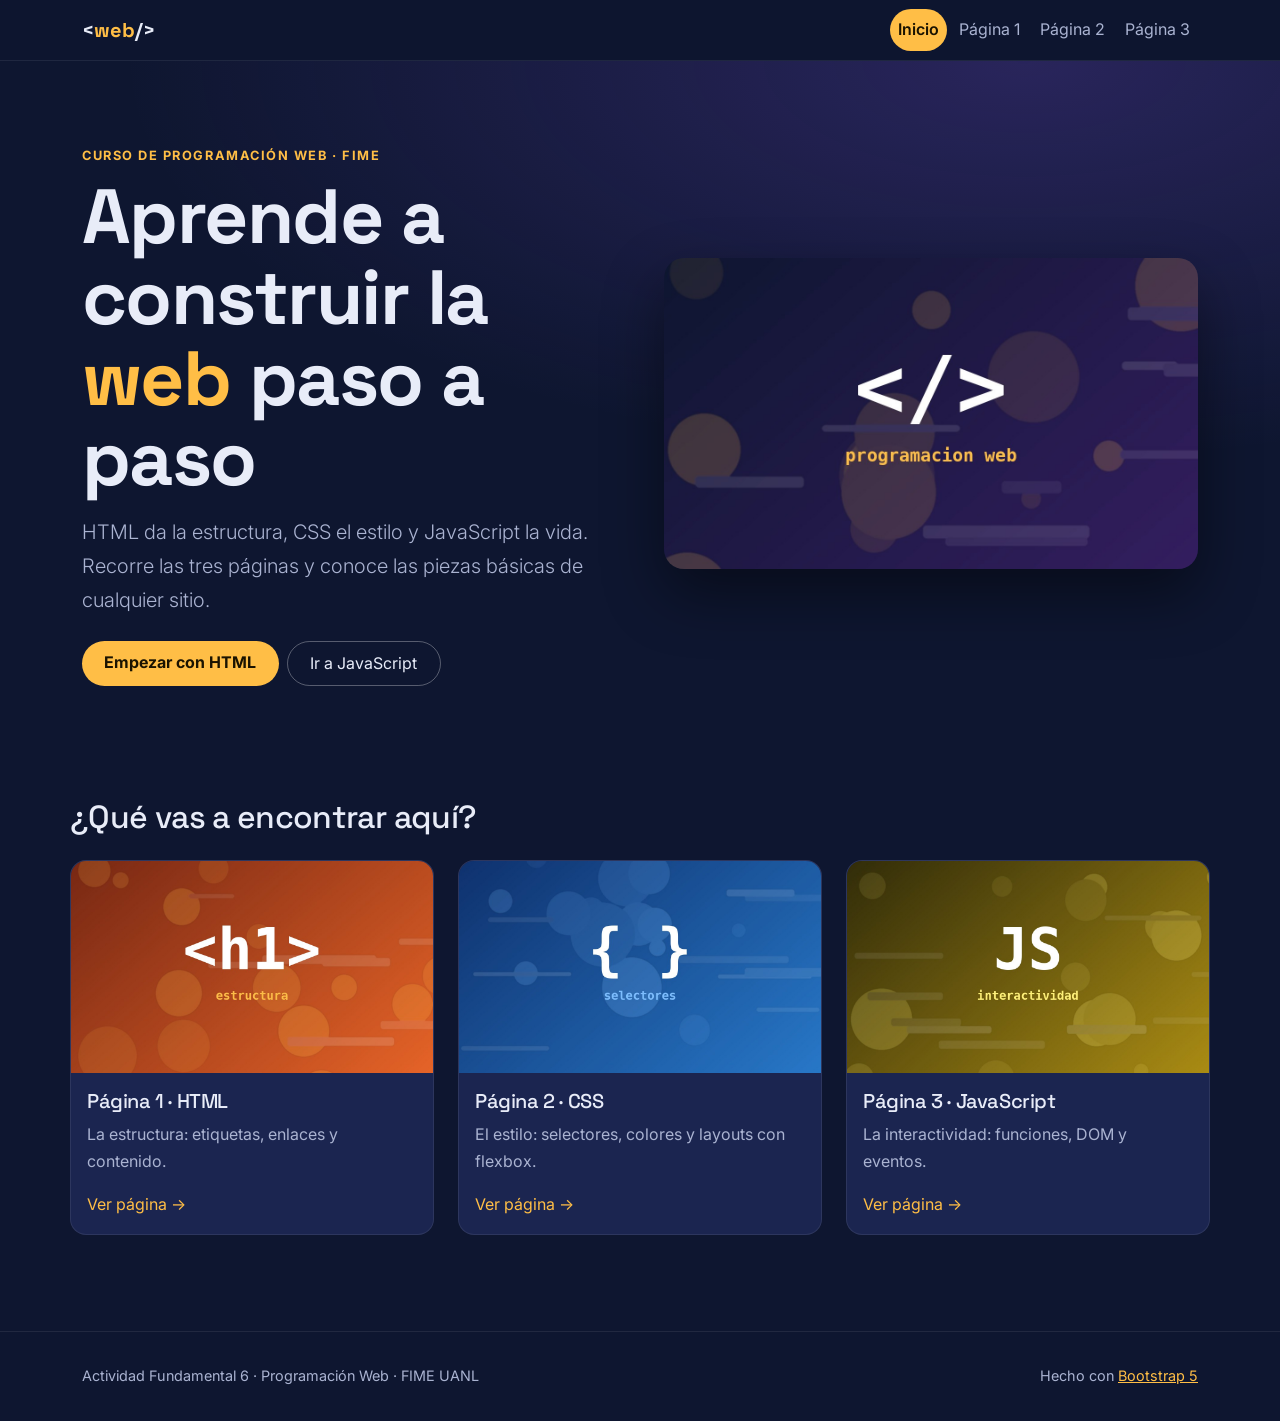
<file: index.html>
<!DOCTYPE html>
<html lang="es">
<head>
  <meta charset="UTF-8">
  <meta name="viewport" content="width=device-width, initial-scale=1">
  <title>Inicio | Programación Web</title>
  <link href="https://cdn.jsdelivr.net/npm/bootstrap@5.3.3/dist/css/bootstrap.min.css" rel="stylesheet">
  <link rel="preconnect" href="https://fonts.googleapis.com">
  <link href="https://fonts.googleapis.com/css2?family=Inter:wght@400;600&family=Space+Grotesk:wght@500;700&display=swap" rel="stylesheet">
  <link href="css/estilos.css" rel="stylesheet">
</head>
<body>

  <nav class="navbar navbar-expand-md sticky-top">
    <div class="container">
      <a class="navbar-brand" href="index.html">&lt;<span>web</span>/&gt;</a>
      <button class="navbar-toggler border-0" type="button" data-bs-toggle="collapse" data-bs-target="#menu" aria-controls="menu" aria-expanded="false" aria-label="Abrir menú">
        <span class="navbar-toggler-icon" style="filter: invert(1);"></span>
      </button>
      <div class="collapse navbar-collapse" id="menu">
        <ul class="navbar-nav ms-auto">
          <li class="nav-item"><a class="nav-link active" aria-current="page" href="index.html">Inicio</a></li>
          <li class="nav-item"><a class="nav-link" href="pagina1.html">Página 1</a></li>
          <li class="nav-item"><a class="nav-link" href="pagina2.html">Página 2</a></li>
          <li class="nav-item"><a class="nav-link" href="pagina3.html">Página 3</a></li>
        </ul>
      </div>
    </div>
  </nav>

  <header class="hero">
    <div class="container">
      <div class="row align-items-center g-5">
        <div class="col-lg-6">
          <span class="etiqueta">Curso de Programación Web · FIME</span>
          <h1 class="titulo-grande">Aprende a construir la <em>web</em> paso a paso</h1>
          <p class="lead mt-3">HTML da la estructura, CSS el estilo y JavaScript la vida. Recorre las tres páginas y conoce las piezas básicas de cualquier sitio.</p>
          <div class="d-flex flex-wrap gap-2 mt-4">
            <a href="pagina1.html" class="btn btn-acento">Empezar con HTML</a>
            <a href="pagina3.html" class="btn btn-contorno">Ir a JavaScript</a>
          </div>
        </div>
        <div class="col-lg-6">
          <img src="img/hero.jpg" class="img-fluid w-100" alt="Ilustración con el símbolo de código </>">
        </div>
      </div>
    </div>
  </header>

  <main class="container seccion">
    <h2 class="mb-4">¿Qué vas a encontrar aquí?</h2>
    <div class="row g-4">
      <div class="col-md-4">
        <div class="card h-100">
          <img src="img/html-1.jpg" class="card-img-top" alt="Etiqueta h1 de HTML">
          <div class="card-body">
            <h3 class="h5 card-title">Página 1 · HTML</h3>
            <p class="card-text">La estructura: etiquetas, enlaces y contenido.</p>
            <a href="pagina1.html" class="stretched-link text-decoration-none" style="color: var(--acento)">Ver página →</a>
          </div>
        </div>
      </div>
      <div class="col-md-4">
        <div class="card h-100">
          <img src="img/css-1.jpg" class="card-img-top" alt="Llaves de CSS">
          <div class="card-body">
            <h3 class="h5 card-title">Página 2 · CSS</h3>
            <p class="card-text">El estilo: selectores, colores y layouts con flexbox.</p>
            <a href="pagina2.html" class="stretched-link text-decoration-none" style="color: var(--acento)">Ver página →</a>
          </div>
        </div>
      </div>
      <div class="col-md-4">
        <div class="card h-100">
          <img src="img/js-1.jpg" class="card-img-top" alt="Letras JS">
          <div class="card-body">
            <h3 class="h5 card-title">Página 3 · JavaScript</h3>
            <p class="card-text">La interactividad: funciones, DOM y eventos.</p>
            <a href="pagina3.html" class="stretched-link text-decoration-none" style="color: var(--acento)">Ver página →</a>
          </div>
        </div>
      </div>
    </div>
  </main>

  <footer>
    <div class="container d-flex flex-wrap justify-content-between gap-2">
      <span>Actividad Fundamental 6 · Programación Web · FIME UANL</span>
      <span>Hecho con <a href="https://getbootstrap.com/" target="_blank" rel="noopener">Bootstrap 5</a></span>
    </div>
  </footer>

  <script src="https://cdn.jsdelivr.net/npm/bootstrap@5.3.3/dist/js/bootstrap.bundle.min.js"></script>
</body>
</html>
</file>
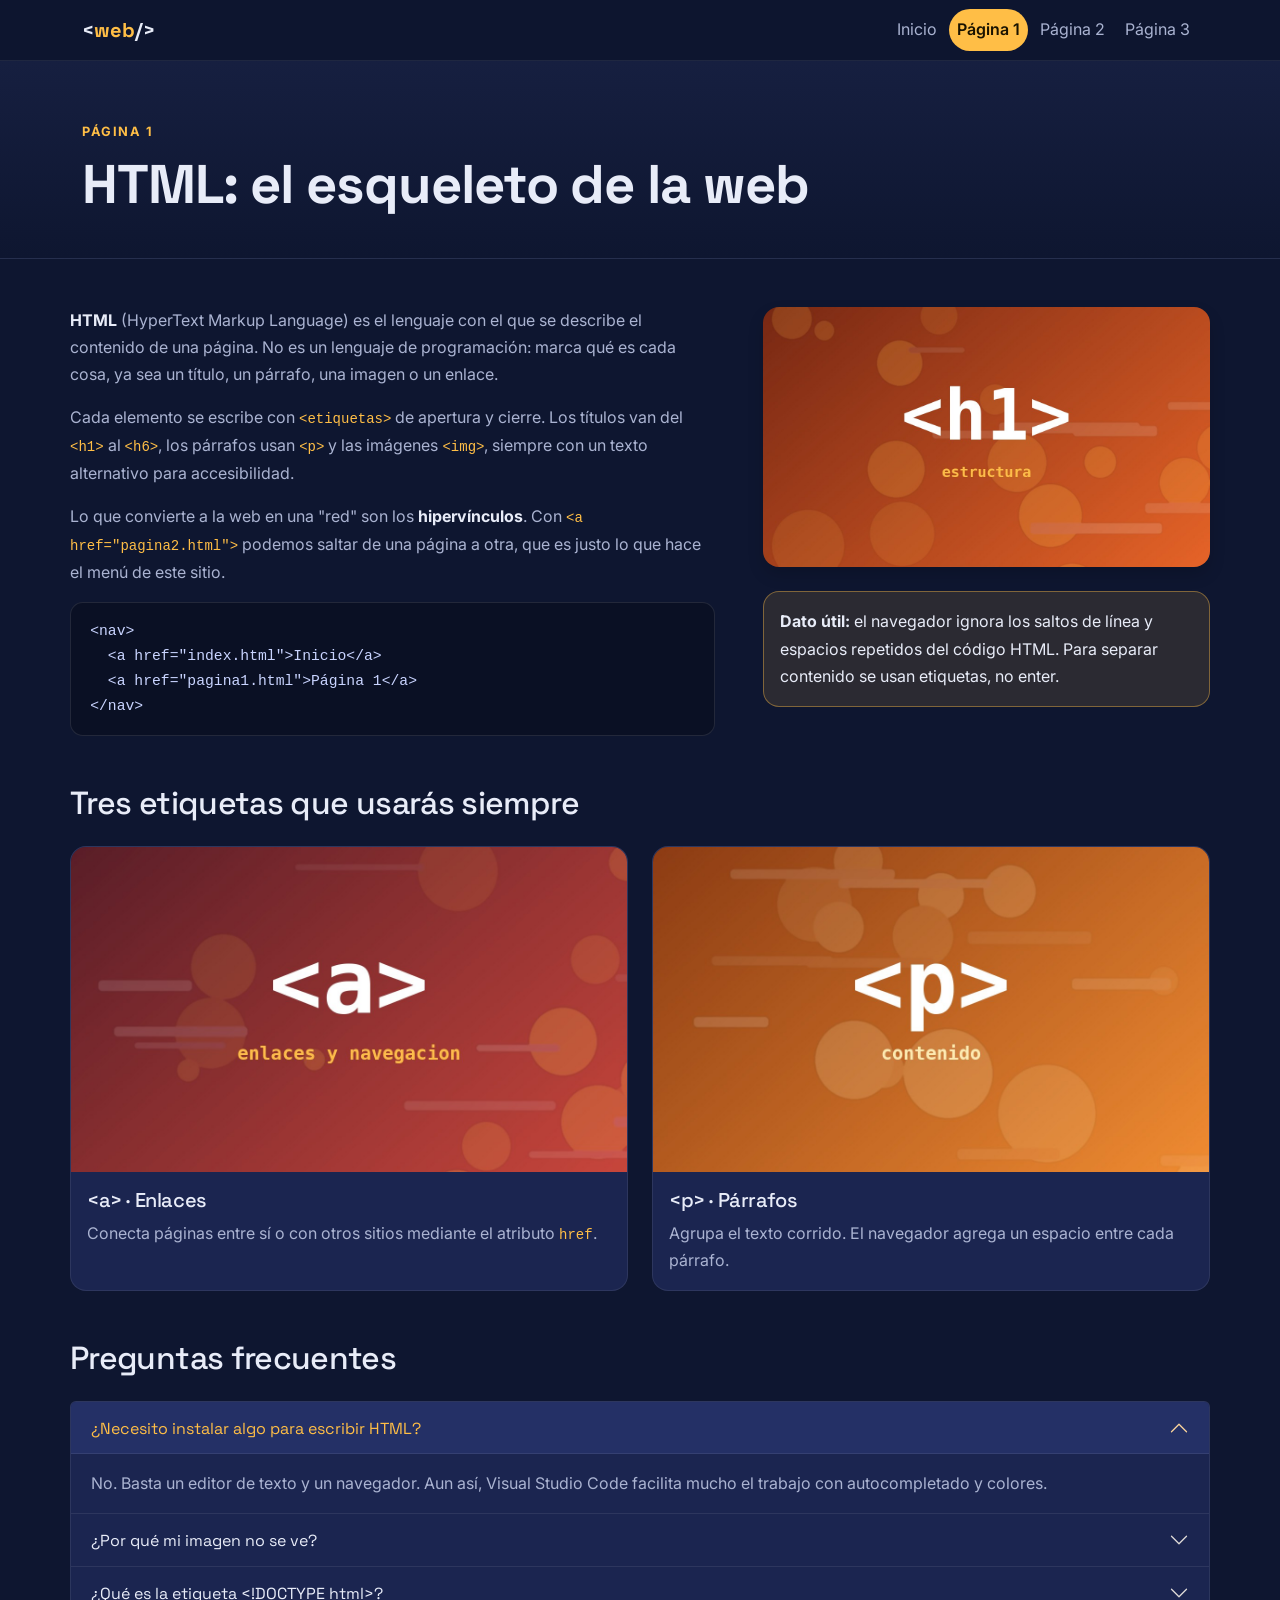
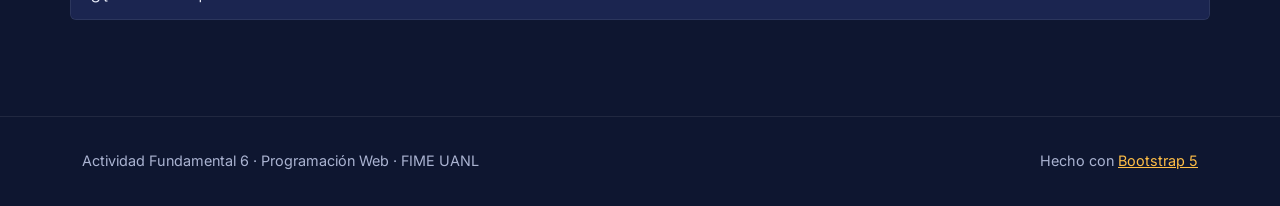
<file: pagina1.html>
<!DOCTYPE html>
<html lang="es">
<head>
  <meta charset="UTF-8">
  <meta name="viewport" content="width=device-width, initial-scale=1">
  <title>Página 1 · HTML | Programación Web</title>
  <link href="https://cdn.jsdelivr.net/npm/bootstrap@5.3.3/dist/css/bootstrap.min.css" rel="stylesheet">
  <link rel="preconnect" href="https://fonts.googleapis.com">
  <link href="https://fonts.googleapis.com/css2?family=Inter:wght@400;600&family=Space+Grotesk:wght@500;700&display=swap" rel="stylesheet">
  <link href="css/estilos.css" rel="stylesheet">
</head>
<body>

  <nav class="navbar navbar-expand-md sticky-top">
    <div class="container">
      <a class="navbar-brand" href="index.html">&lt;<span>web</span>/&gt;</a>
      <button class="navbar-toggler border-0" type="button" data-bs-toggle="collapse" data-bs-target="#menu" aria-controls="menu" aria-expanded="false" aria-label="Abrir menú">
        <span class="navbar-toggler-icon" style="filter: invert(1);"></span>
      </button>
      <div class="collapse navbar-collapse" id="menu">
        <ul class="navbar-nav ms-auto">
          <li class="nav-item"><a class="nav-link" href="index.html">Inicio</a></li>
          <li class="nav-item"><a class="nav-link active" aria-current="page" href="pagina1.html">Página 1</a></li>
          <li class="nav-item"><a class="nav-link" href="pagina2.html">Página 2</a></li>
          <li class="nav-item"><a class="nav-link" href="pagina3.html">Página 3</a></li>
        </ul>
      </div>
    </div>
  </nav>

  <header class="encabezado-pagina">
    <div class="container">
      <span class="etiqueta">Página 1</span>
      <h1>HTML: el esqueleto de la web</h1>
    </div>
  </header>

  <main class="container seccion">
    <div class="row g-5 align-items-start">
      <div class="col-lg-7">
        <p><strong>HTML</strong> (HyperText Markup Language) es el lenguaje con el que se describe el contenido de una página. No es un lenguaje de programación: marca qué es cada cosa, ya sea un título, un párrafo, una imagen o un enlace.</p>
        <p>Cada elemento se escribe con <code>&lt;etiquetas&gt;</code> de apertura y cierre. Los títulos van del <code>&lt;h1&gt;</code> al <code>&lt;h6&gt;</code>, los párrafos usan <code>&lt;p&gt;</code> y las imágenes <code>&lt;img&gt;</code>, siempre con un texto alternativo para accesibilidad.</p>
        <p>Lo que convierte a la web en una "red" son los <strong>hipervínculos</strong>. Con <code>&lt;a href="pagina2.html"&gt;</code> podemos saltar de una página a otra, que es justo lo que hace el menú de este sitio.</p>
        <pre class="codigo mb-0"><code>&lt;nav&gt;
  &lt;a href="index.html"&gt;Inicio&lt;/a&gt;
  &lt;a href="pagina1.html"&gt;Página 1&lt;/a&gt;
&lt;/nav&gt;</code></pre>
      </div>
      <div class="col-lg-5">
        <img src="img/html-1.jpg" class="img-fluid rounded-4 shadow mb-4" alt="Etiqueta h1 sobre fondo naranja">
        <div class="alert alert-personal p-3" role="alert">
          <strong>Dato útil:</strong> el navegador ignora los saltos de línea y espacios repetidos del código HTML. Para separar contenido se usan etiquetas, no enter.
        </div>
      </div>
    </div>
  </main>

  <section class="container seccion pt-0">
    <h2 class="mb-4">Tres etiquetas que usarás siempre</h2>
    <div class="row g-4">
      <div class="col-md-6">
        <div class="card h-100">
          <img src="img/html-2.jpg" class="card-img-top" alt="Etiqueta a para enlaces">
          <div class="card-body">
            <h3 class="h5 card-title">&lt;a&gt; · Enlaces</h3>
            <p class="card-text">Conecta páginas entre sí o con otros sitios mediante el atributo <code>href</code>.</p>
          </div>
        </div>
      </div>
      <div class="col-md-6">
        <div class="card h-100">
          <img src="img/html-3.jpg" class="card-img-top" alt="Etiqueta p para párrafos">
          <div class="card-body">
            <h3 class="h5 card-title">&lt;p&gt; · Párrafos</h3>
            <p class="card-text">Agrupa el texto corrido. El navegador agrega un espacio entre cada párrafo.</p>
          </div>
        </div>
      </div>
    </div>
  </section>

  <section class="container seccion pt-0">
    <h2 class="mb-4">Preguntas frecuentes</h2>
    <div class="accordion" id="faqHtml">
      <div class="accordion-item">
        <h3 class="accordion-header">
          <button class="accordion-button" type="button" data-bs-toggle="collapse" data-bs-target="#faq1" aria-expanded="true" aria-controls="faq1">¿Necesito instalar algo para escribir HTML?</button>
        </h3>
        <div id="faq1" class="accordion-collapse collapse show" data-bs-parent="#faqHtml">
          <div class="accordion-body">No. Basta un editor de texto y un navegador. Aun así, Visual Studio Code facilita mucho el trabajo con autocompletado y colores.</div>
        </div>
      </div>
      <div class="accordion-item">
        <h3 class="accordion-header">
          <button class="accordion-button collapsed" type="button" data-bs-toggle="collapse" data-bs-target="#faq2" aria-expanded="false" aria-controls="faq2">¿Por qué mi imagen no se ve?</button>
        </h3>
        <div id="faq2" class="accordion-collapse collapse" data-bs-parent="#faqHtml">
          <div class="accordion-body">Casi siempre es la ruta del archivo en <code>src</code>. Revisa que la carpeta y el nombre coincidan exactamente, incluidas mayúsculas y la extensión.</div>
        </div>
      </div>
      <div class="accordion-item">
        <h3 class="accordion-header">
          <button class="accordion-button collapsed" type="button" data-bs-toggle="collapse" data-bs-target="#faq3" aria-expanded="false" aria-controls="faq3">¿Qué es la etiqueta &lt;!DOCTYPE html&gt;?</button>
        </h3>
        <div id="faq3" class="accordion-collapse collapse" data-bs-parent="#faqHtml">
          <div class="accordion-body">Le indica al navegador que el documento usa HTML5, para que interprete la página en modo estándar y no en modo de compatibilidad antiguo.</div>
        </div>
      </div>
    </div>
  </section>

  <footer>
    <div class="container d-flex flex-wrap justify-content-between gap-2">
      <span>Actividad Fundamental 6 · Programación Web · FIME UANL</span>
      <span>Hecho con <a href="https://getbootstrap.com/" target="_blank" rel="noopener">Bootstrap 5</a></span>
    </div>
  </footer>

  <script src="https://cdn.jsdelivr.net/npm/bootstrap@5.3.3/dist/js/bootstrap.bundle.min.js"></script>
</body>
</html>
</file>
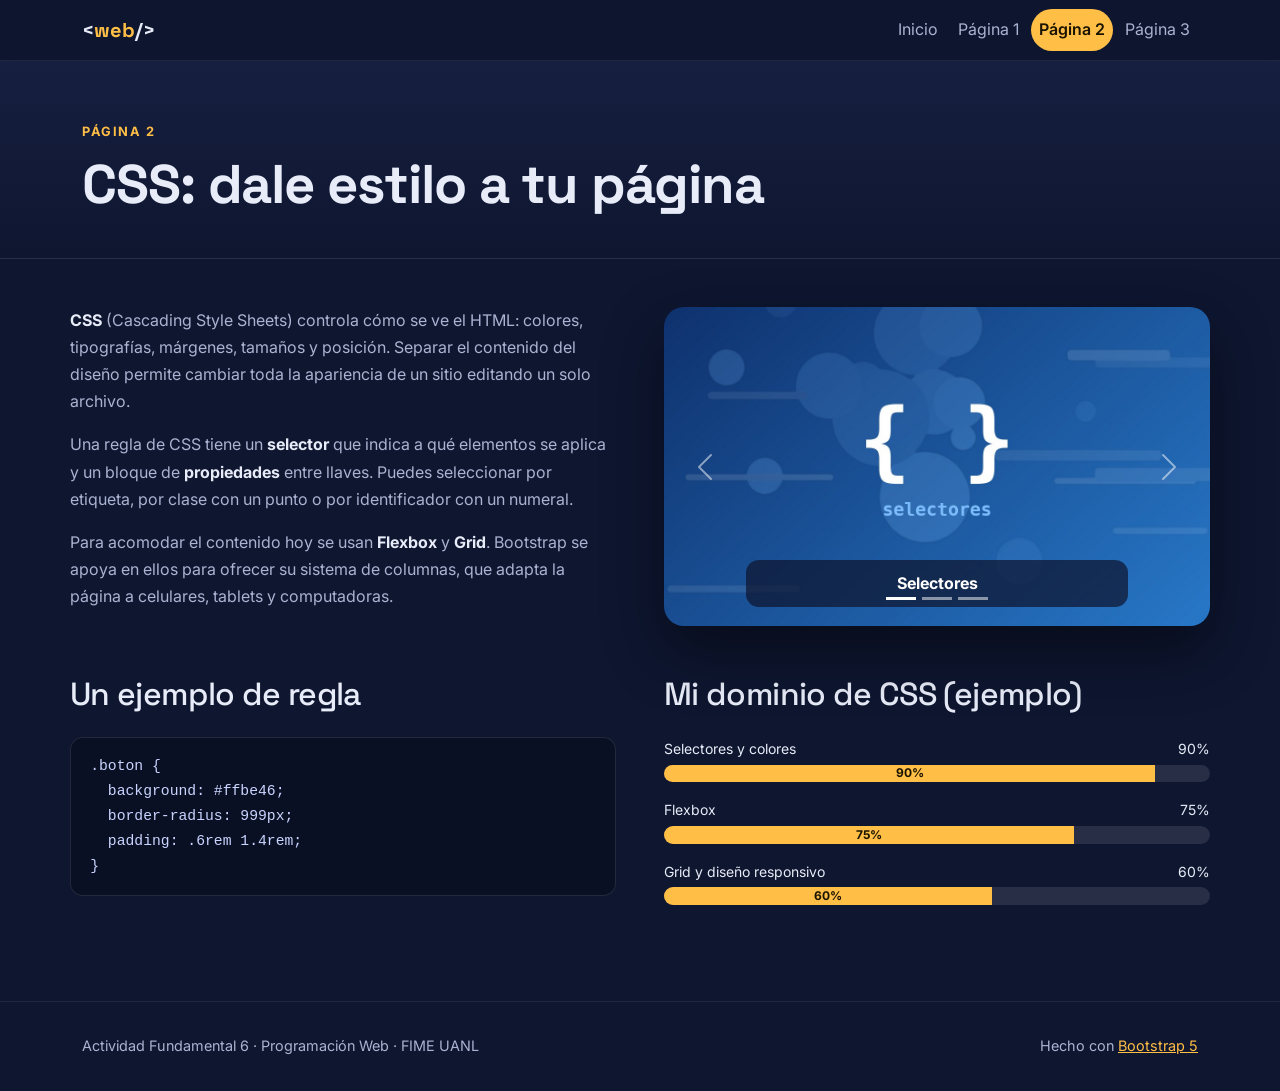
<file: pagina2.html>
<!DOCTYPE html>
<html lang="es">
<head>
  <meta charset="UTF-8">
  <meta name="viewport" content="width=device-width, initial-scale=1">
  <title>Página 2 · CSS | Programación Web</title>
  <link href="https://cdn.jsdelivr.net/npm/bootstrap@5.3.3/dist/css/bootstrap.min.css" rel="stylesheet">
  <link rel="preconnect" href="https://fonts.googleapis.com">
  <link href="https://fonts.googleapis.com/css2?family=Inter:wght@400;600&family=Space+Grotesk:wght@500;700&display=swap" rel="stylesheet">
  <link href="css/estilos.css" rel="stylesheet">
</head>
<body>

  <nav class="navbar navbar-expand-md sticky-top">
    <div class="container">
      <a class="navbar-brand" href="index.html">&lt;<span>web</span>/&gt;</a>
      <button class="navbar-toggler border-0" type="button" data-bs-toggle="collapse" data-bs-target="#menu" aria-controls="menu" aria-expanded="false" aria-label="Abrir menú">
        <span class="navbar-toggler-icon" style="filter: invert(1);"></span>
      </button>
      <div class="collapse navbar-collapse" id="menu">
        <ul class="navbar-nav ms-auto">
          <li class="nav-item"><a class="nav-link" href="index.html">Inicio</a></li>
          <li class="nav-item"><a class="nav-link" href="pagina1.html">Página 1</a></li>
          <li class="nav-item"><a class="nav-link active" aria-current="page" href="pagina2.html">Página 2</a></li>
          <li class="nav-item"><a class="nav-link" href="pagina3.html">Página 3</a></li>
        </ul>
      </div>
    </div>
  </nav>

  <header class="encabezado-pagina">
    <div class="container">
      <span class="etiqueta">Página 2</span>
      <h1>CSS: dale estilo a tu página</h1>
    </div>
  </header>

  <main class="container seccion">
    <div class="row g-5 align-items-center">
      <div class="col-lg-6">
        <p><strong>CSS</strong> (Cascading Style Sheets) controla cómo se ve el HTML: colores, tipografías, márgenes, tamaños y posición. Separar el contenido del diseño permite cambiar toda la apariencia de un sitio editando un solo archivo.</p>
        <p>Una regla de CSS tiene un <strong>selector</strong> que indica a qué elementos se aplica y un bloque de <strong>propiedades</strong> entre llaves. Puedes seleccionar por etiqueta, por clase con un punto o por identificador con un numeral.</p>
        <p>Para acomodar el contenido hoy se usan <strong>Flexbox</strong> y <strong>Grid</strong>. Bootstrap se apoya en ellos para ofrecer su sistema de columnas, que adapta la página a celulares, tablets y computadoras.</p>
      </div>
      <div class="col-lg-6">
        <div id="carruselCss" class="carousel slide" data-bs-ride="carousel">
          <div class="carousel-indicators">
            <button type="button" data-bs-target="#carruselCss" data-bs-slide-to="0" class="active" aria-current="true" aria-label="Diapositiva 1"></button>
            <button type="button" data-bs-target="#carruselCss" data-bs-slide-to="1" aria-label="Diapositiva 2"></button>
            <button type="button" data-bs-target="#carruselCss" data-bs-slide-to="2" aria-label="Diapositiva 3"></button>
          </div>
          <div class="carousel-inner">
            <div class="carousel-item active">
              <img src="img/css-1.jpg" class="d-block w-100" alt="Llaves de CSS">
              <div class="carousel-caption"><strong>Selectores</strong></div>
            </div>
            <div class="carousel-item">
              <img src="img/css-2.jpg" class="d-block w-100" alt="Identificador css">
              <div class="carousel-caption"><strong>Estilos</strong></div>
            </div>
            <div class="carousel-item">
              <img src="img/css-3.jpg" class="d-block w-100" alt="Palabra flex">
              <div class="carousel-caption"><strong>Layouts con flex</strong></div>
            </div>
          </div>
          <button class="carousel-control-prev" type="button" data-bs-target="#carruselCss" data-bs-slide="prev">
            <span class="carousel-control-prev-icon" aria-hidden="true"></span><span class="visually-hidden">Anterior</span>
          </button>
          <button class="carousel-control-next" type="button" data-bs-target="#carruselCss" data-bs-slide="next">
            <span class="carousel-control-next-icon" aria-hidden="true"></span><span class="visually-hidden">Siguiente</span>
          </button>
        </div>
      </div>
    </div>
  </main>

  <section class="container seccion pt-0">
    <div class="row g-5">
      <div class="col-lg-6">
        <h2 class="mb-4">Un ejemplo de regla</h2>
        <pre class="codigo mb-0"><code>.boton {
  background: #ffbe46;
  border-radius: 999px;
  padding: .6rem 1.4rem;
}</code></pre>
      </div>
      <div class="col-lg-6">
        <h2 class="mb-4">Mi dominio de CSS (ejemplo)</h2>
        <div class="mb-3">
          <div class="d-flex justify-content-between small mb-1"><span>Selectores y colores</span><span>90%</span></div>
          <div class="progress" role="progressbar" aria-label="Selectores" aria-valuenow="90" aria-valuemin="0" aria-valuemax="100"><div class="progress-bar" style="width: 90%">90%</div></div>
        </div>
        <div class="mb-3">
          <div class="d-flex justify-content-between small mb-1"><span>Flexbox</span><span>75%</span></div>
          <div class="progress" role="progressbar" aria-label="Flexbox" aria-valuenow="75" aria-valuemin="0" aria-valuemax="100"><div class="progress-bar" style="width: 75%">75%</div></div>
        </div>
        <div>
          <div class="d-flex justify-content-between small mb-1"><span>Grid y diseño responsivo</span><span>60%</span></div>
          <div class="progress" role="progressbar" aria-label="Grid" aria-valuenow="60" aria-valuemin="0" aria-valuemax="100"><div class="progress-bar" style="width: 60%">60%</div></div>
        </div>
      </div>
    </div>
  </section>

  <footer>
    <div class="container d-flex flex-wrap justify-content-between gap-2">
      <span>Actividad Fundamental 6 · Programación Web · FIME UANL</span>
      <span>Hecho con <a href="https://getbootstrap.com/" target="_blank" rel="noopener">Bootstrap 5</a></span>
    </div>
  </footer>

  <script src="https://cdn.jsdelivr.net/npm/bootstrap@5.3.3/dist/js/bootstrap.bundle.min.js"></script>
</body>
</html>
</file>
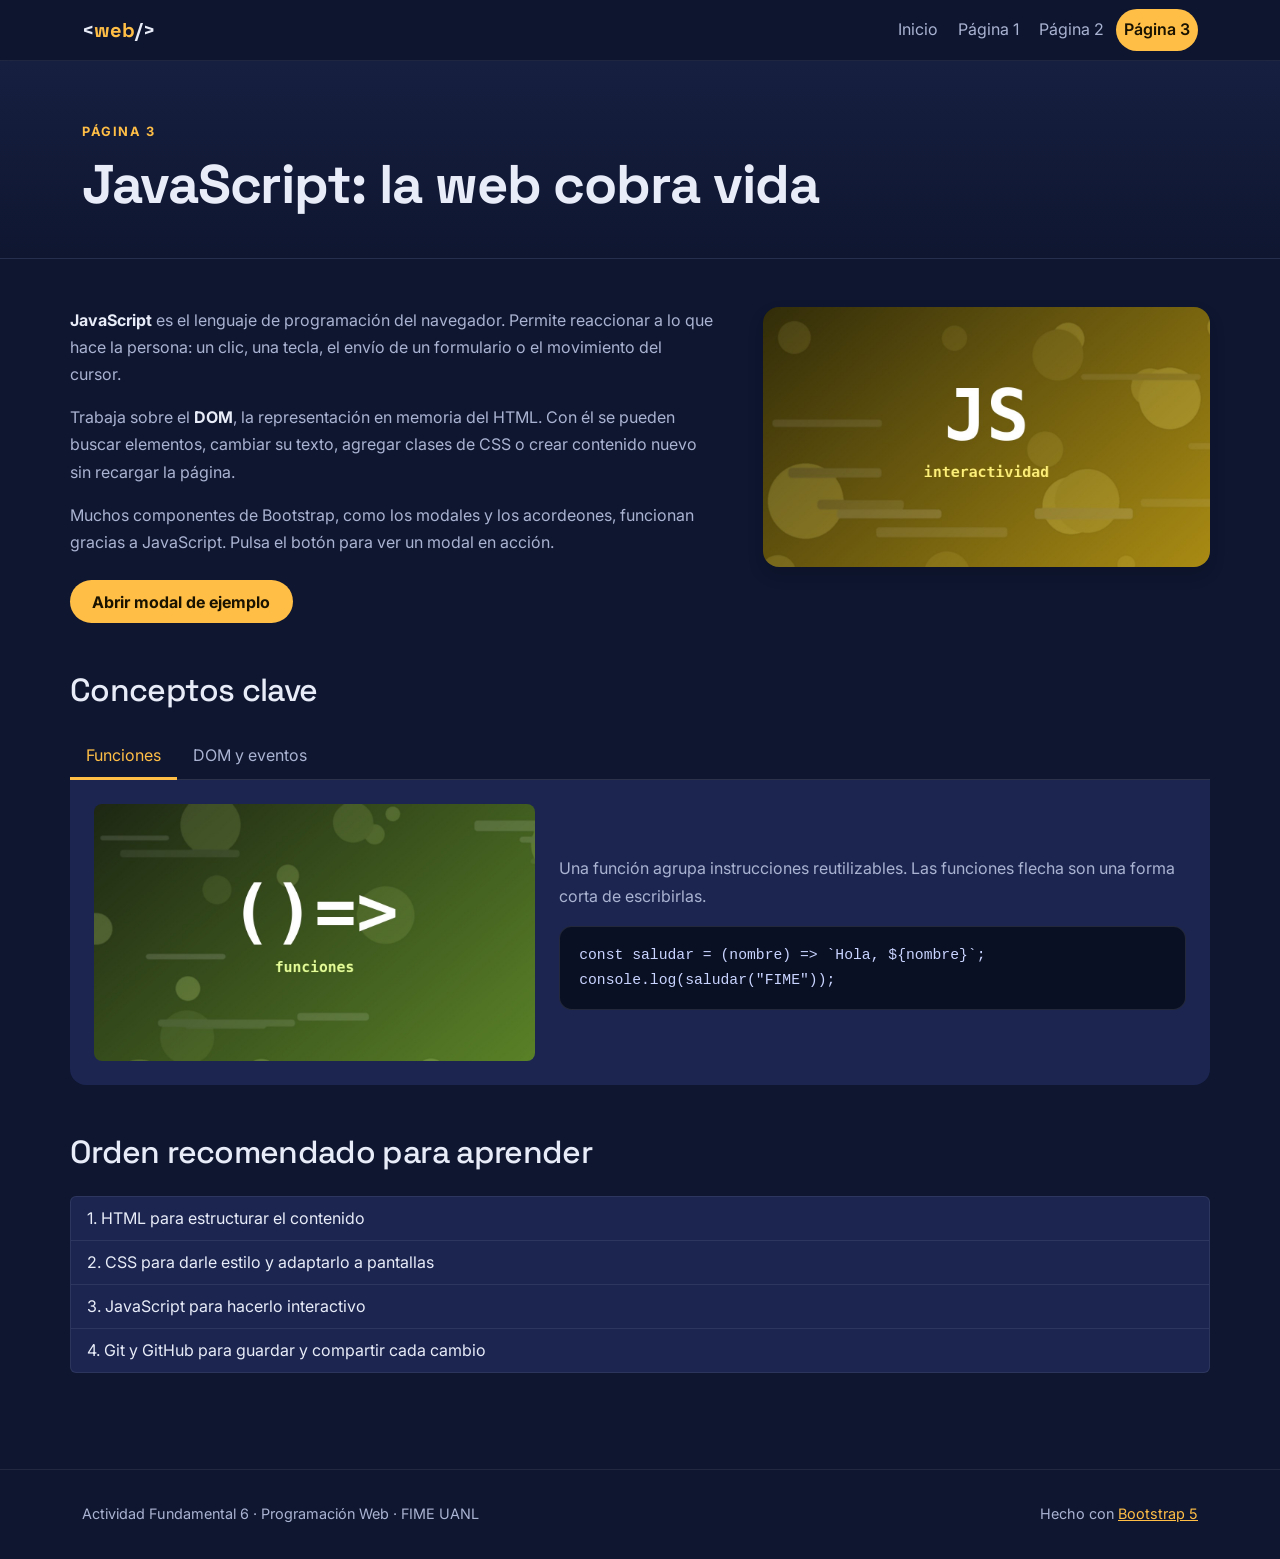
<file: pagina3.html>
<!DOCTYPE html>
<html lang="es">
<head>
  <meta charset="UTF-8">
  <meta name="viewport" content="width=device-width, initial-scale=1">
  <title>Página 3 · JavaScript | Programación Web</title>
  <link href="https://cdn.jsdelivr.net/npm/bootstrap@5.3.3/dist/css/bootstrap.min.css" rel="stylesheet">
  <link rel="preconnect" href="https://fonts.googleapis.com">
  <link href="https://fonts.googleapis.com/css2?family=Inter:wght@400;600&family=Space+Grotesk:wght@500;700&display=swap" rel="stylesheet">
  <link href="css/estilos.css" rel="stylesheet">
</head>
<body>

  <nav class="navbar navbar-expand-md sticky-top">
    <div class="container">
      <a class="navbar-brand" href="index.html">&lt;<span>web</span>/&gt;</a>
      <button class="navbar-toggler border-0" type="button" data-bs-toggle="collapse" data-bs-target="#menu" aria-controls="menu" aria-expanded="false" aria-label="Abrir menú">
        <span class="navbar-toggler-icon" style="filter: invert(1);"></span>
      </button>
      <div class="collapse navbar-collapse" id="menu">
        <ul class="navbar-nav ms-auto">
          <li class="nav-item"><a class="nav-link" href="index.html">Inicio</a></li>
          <li class="nav-item"><a class="nav-link" href="pagina1.html">Página 1</a></li>
          <li class="nav-item"><a class="nav-link" href="pagina2.html">Página 2</a></li>
          <li class="nav-item"><a class="nav-link active" aria-current="page" href="pagina3.html">Página 3</a></li>
        </ul>
      </div>
    </div>
  </nav>

  <header class="encabezado-pagina">
    <div class="container">
      <span class="etiqueta">Página 3</span>
      <h1>JavaScript: la web cobra vida</h1>
    </div>
  </header>

  <main class="container seccion">
    <div class="row g-5 align-items-start">
      <div class="col-lg-7">
        <p><strong>JavaScript</strong> es el lenguaje de programación del navegador. Permite reaccionar a lo que hace la persona: un clic, una tecla, el envío de un formulario o el movimiento del cursor.</p>
        <p>Trabaja sobre el <strong>DOM</strong>, la representación en memoria del HTML. Con él se pueden buscar elementos, cambiar su texto, agregar clases de CSS o crear contenido nuevo sin recargar la página.</p>
        <p>Muchos componentes de Bootstrap, como los modales y los acordeones, funcionan gracias a JavaScript. Pulsa el botón para ver un modal en acción.</p>
        <button type="button" class="btn btn-acento mt-2" data-bs-toggle="modal" data-bs-target="#modalJs">Abrir modal de ejemplo</button>
      </div>
      <div class="col-lg-5">
        <img src="img/js-1.jpg" class="img-fluid rounded-4 shadow" alt="Letras JS sobre fondo amarillo">
      </div>
    </div>
  </main>

  <section class="container seccion pt-0">
    <h2 class="mb-4">Conceptos clave</h2>
    <ul class="nav nav-tabs" id="pestanasJs" role="tablist">
      <li class="nav-item" role="presentation">
        <button class="nav-link active" id="tab-funciones" data-bs-toggle="tab" data-bs-target="#panel-funciones" type="button" role="tab" aria-controls="panel-funciones" aria-selected="true">Funciones</button>
      </li>
      <li class="nav-item" role="presentation">
        <button class="nav-link" id="tab-dom" data-bs-toggle="tab" data-bs-target="#panel-dom" type="button" role="tab" aria-controls="panel-dom" aria-selected="false">DOM y eventos</button>
      </li>
    </ul>
    <div class="tab-content" id="contenidoPestanasJs">
      <div class="tab-pane fade show active" id="panel-funciones" role="tabpanel" aria-labelledby="tab-funciones" tabindex="0">
        <div class="row g-4 align-items-center">
          <div class="col-md-5"><img src="img/js-2.jpg" class="img-fluid rounded-3" alt="Función flecha en JavaScript"></div>
          <div class="col-md-7">
            <p class="mb-3">Una función agrupa instrucciones reutilizables. Las funciones flecha son una forma corta de escribirlas.</p>
            <pre class="codigo mb-0"><code>const saludar = (nombre) =&gt; `Hola, ${nombre}`;
console.log(saludar("FIME"));</code></pre>
          </div>
        </div>
      </div>
      <div class="tab-pane fade" id="panel-dom" role="tabpanel" aria-labelledby="tab-dom" tabindex="0">
        <div class="row g-4 align-items-center">
          <div class="col-md-5"><img src="img/js-3.jpg" class="img-fluid rounded-3" alt="Palabra DOM"></div>
          <div class="col-md-7">
            <p class="mb-3">Con <code>addEventListener</code> ejecutamos código cuando ocurre un evento sobre un elemento del DOM.</p>
            <pre class="codigo mb-0"><code>document.querySelector("#boton")
  .addEventListener("click", () =&gt; {
    alert("¡Hiciste clic!");
  });</code></pre>
          </div>
        </div>
      </div>
    </div>
  </section>

  <section class="container seccion pt-0">
    <h2 class="mb-4">Orden recomendado para aprender</h2>
    <ol class="list-group list-group-numbered">
      <li class="list-group-item">HTML para estructurar el contenido</li>
      <li class="list-group-item">CSS para darle estilo y adaptarlo a pantallas</li>
      <li class="list-group-item">JavaScript para hacerlo interactivo</li>
      <li class="list-group-item">Git y GitHub para guardar y compartir cada cambio</li>
    </ol>
  </section>

  <!-- Modal -->
  <div class="modal fade" id="modalJs" tabindex="-1" aria-labelledby="modalJsTitulo" aria-hidden="true">
    <div class="modal-dialog modal-dialog-centered">
      <div class="modal-content">
        <div class="modal-header">
          <h2 class="modal-title h5" id="modalJsTitulo">¡Funciona con JavaScript!</h2>
          <button type="button" class="btn-close" data-bs-dismiss="modal" aria-label="Cerrar"></button>
        </div>
        <div class="modal-body">
          <img src="img/git-1.jpg" class="img-fluid rounded-3 mb-3" alt="Ilustración de control de versiones con Git">
          <p class="mb-0">Este modal es un componente de Bootstrap. Se abre y se cierra con los atributos <code>data-bs-*</code>, que el script de Bootstrap interpreta por ti.</p>
        </div>
        <div class="modal-footer">
          <button type="button" class="btn btn-contorno" data-bs-dismiss="modal">Cerrar</button>
        </div>
      </div>
    </div>
  </div>

  <footer>
    <div class="container d-flex flex-wrap justify-content-between gap-2">
      <span>Actividad Fundamental 6 · Programación Web · FIME UANL</span>
      <span>Hecho con <a href="https://getbootstrap.com/" target="_blank" rel="noopener">Bootstrap 5</a></span>
    </div>
  </footer>

  <script src="https://cdn.jsdelivr.net/npm/bootstrap@5.3.3/dist/js/bootstrap.bundle.min.js"></script>
</body>
</html>
</file>
<file: css/estilos.css>
:root {
  --fondo: #0e1630;
  --fondo-2: #161f40;
  --tarjeta: #1b2550;
  --acento: #ffbe46;
  --texto: #e8ecf8;
  --suave: #aab3d1;
}

body {
  background: var(--fondo);
  color: var(--texto);
  font-family: "Inter", system-ui, -apple-system, "Segoe UI", Roboto, sans-serif;
  line-height: 1.7;
}

h1, h2, h3, h4 { font-family: "Space Grotesk", "Inter", system-ui, sans-serif; letter-spacing: -0.02em; }

.navbar { background: rgba(14, 22, 48, .92); backdrop-filter: blur(8px); border-bottom: 1px solid rgba(255,255,255,.08); }
.navbar-brand { font-family: "Space Grotesk", sans-serif; font-weight: 700; color: var(--texto); }
.navbar-brand span { color: var(--acento); }
.navbar .nav-link { color: var(--suave); border-radius: 999px; padding: .45rem 1rem; margin-left: .25rem; transition: all .2s; }
.navbar .nav-link:hover { color: var(--texto); background: rgba(255,255,255,.07); }
.navbar .nav-link.active { color: #1a1300; background: var(--acento); font-weight: 600; }

.hero { padding: 5rem 0 4rem; background: radial-gradient(900px 400px at 80% 0%, rgba(120,80,220,.25), transparent), var(--fondo); }
.hero .titulo-grande { font-size: clamp(2.6rem, 6vw, 5rem); font-weight: 800; line-height: 1.05; }
.hero .titulo-grande em { color: var(--acento); font-style: normal; }
.hero p.lead { color: var(--suave); max-width: 34rem; }
.hero img { border-radius: 1.25rem; box-shadow: 0 25px 60px rgba(0,0,0,.45); }

.encabezado-pagina { padding: 3.5rem 0 2rem; border-bottom: 1px solid rgba(255,255,255,.07); background: linear-gradient(180deg, var(--fondo-2), var(--fondo)); }
.encabezado-pagina h1 { font-size: clamp(2rem, 4.5vw, 3.4rem); font-weight: 800; }
.etiqueta { display: inline-block; font-size: .8rem; text-transform: uppercase; letter-spacing: .12em; color: var(--acento); font-weight: 700; margin-bottom: .6rem; }

.seccion { padding: 3rem 0; }
.seccion p { color: var(--suave); }
.seccion p strong { color: var(--texto); }

.card { background: var(--tarjeta); border: 1px solid rgba(255,255,255,.08); color: var(--texto); border-radius: 1rem; overflow: hidden; transition: transform .2s, box-shadow .2s; }
.card:hover { transform: translateY(-4px); box-shadow: 0 18px 40px rgba(0,0,0,.4); }
.card .card-text { color: var(--suave); }
.card-img-top { aspect-ratio: 12 / 7; object-fit: cover; }

.btn-acento { background: var(--acento); color: #1a1300; font-weight: 700; border: 0; border-radius: 999px; padding: .6rem 1.4rem; }
.btn-acento:hover { background: #ffd070; color: #1a1300; }
.btn-contorno { border: 1px solid rgba(255,255,255,.3); color: var(--texto); border-radius: 999px; padding: .6rem 1.4rem; }
.btn-contorno:hover { background: rgba(255,255,255,.1); color: var(--texto); }

.accordion { --bs-accordion-bg: var(--tarjeta); --bs-accordion-color: var(--texto); --bs-accordion-border-color: rgba(255,255,255,.08);
  --bs-accordion-btn-bg: var(--tarjeta); --bs-accordion-btn-color: var(--texto); --bs-accordion-active-bg: #243066; --bs-accordion-active-color: var(--acento);
  --bs-accordion-btn-focus-box-shadow: 0 0 0 .2rem rgba(255,190,70,.25); }
.accordion-button::after { filter: invert(1); }
.accordion-body { color: var(--suave); }

.carousel { border-radius: 1.25rem; overflow: hidden; box-shadow: 0 25px 60px rgba(0,0,0,.45); }
.carousel-item img { aspect-ratio: 12 / 7; object-fit: cover; }
.carousel-caption { background: rgba(14,22,48,.72); border-radius: .8rem; padding: .6rem 1rem; bottom: 1.2rem; }

.progress { background: rgba(255,255,255,.1); height: 1.1rem; border-radius: 999px; }
.progress-bar { background: var(--acento); color: #1a1300; font-weight: 700; }

.alert-personal { background: rgba(255,190,70,.12); border: 1px solid rgba(255,190,70,.4); color: var(--texto); border-radius: 1rem; }

.nav-tabs { border-bottom-color: rgba(255,255,255,.12); }
.nav-tabs .nav-link { color: var(--suave); border: 0; border-bottom: 3px solid transparent; }
.nav-tabs .nav-link.active { background: transparent; color: var(--acento); border-bottom-color: var(--acento); }
.tab-content { background: var(--tarjeta); border-radius: 0 0 1rem 1rem; padding: 1.5rem; color: var(--suave); }

.list-group-item { background: var(--tarjeta); color: var(--texto); border-color: rgba(255,255,255,.08); }

.modal-content { background: var(--tarjeta); color: var(--texto); border: 1px solid rgba(255,255,255,.12); border-radius: 1rem; }
.modal-header, .modal-footer { border-color: rgba(255,255,255,.1); }
.btn-close { filter: invert(1); }

pre.codigo { background: #0a1024; border: 1px solid rgba(255,255,255,.1); border-radius: .8rem; padding: 1rem 1.2rem; color: #c9d4ff; font-size: .92rem; overflow-x: auto; }
code { color: var(--acento); }

footer { border-top: 1px solid rgba(255,255,255,.08); color: var(--suave); padding: 2rem 0; margin-top: 3rem; font-size: .9rem; }
footer a { color: var(--acento); }
</file>
